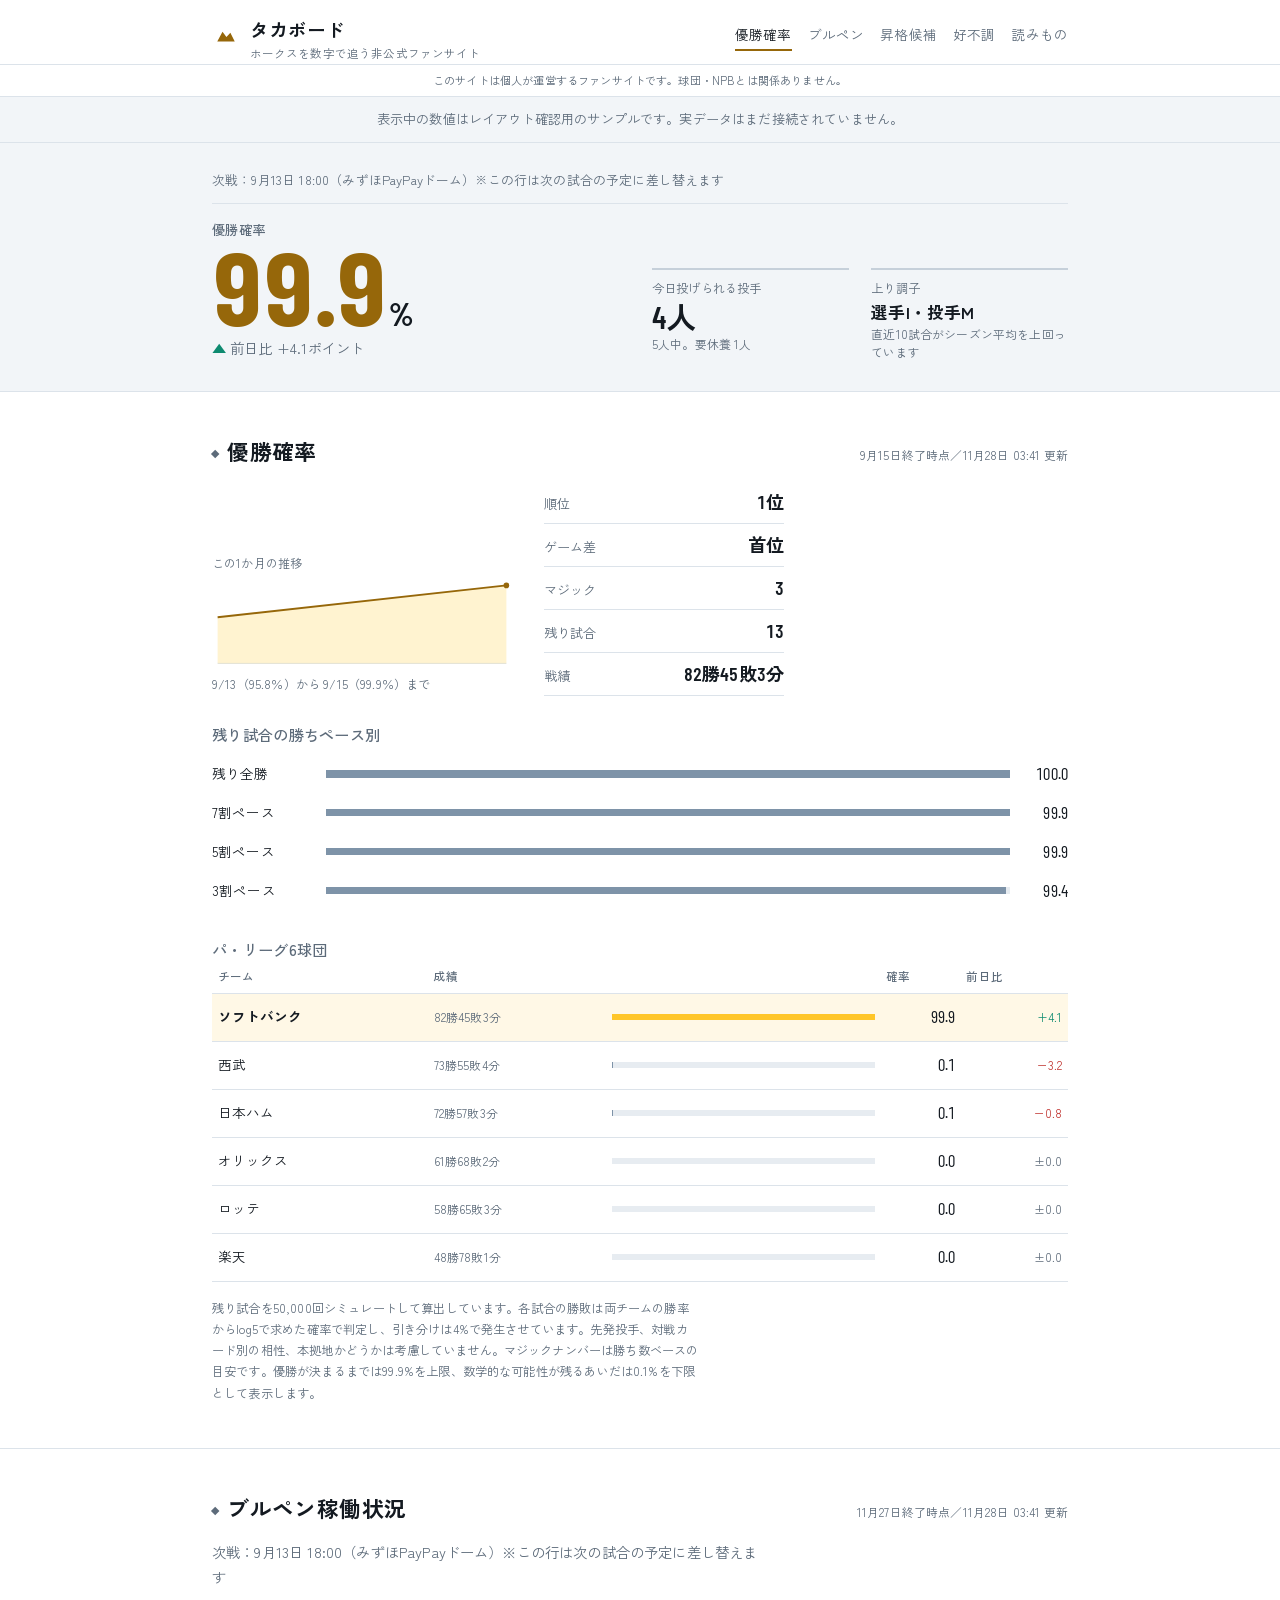
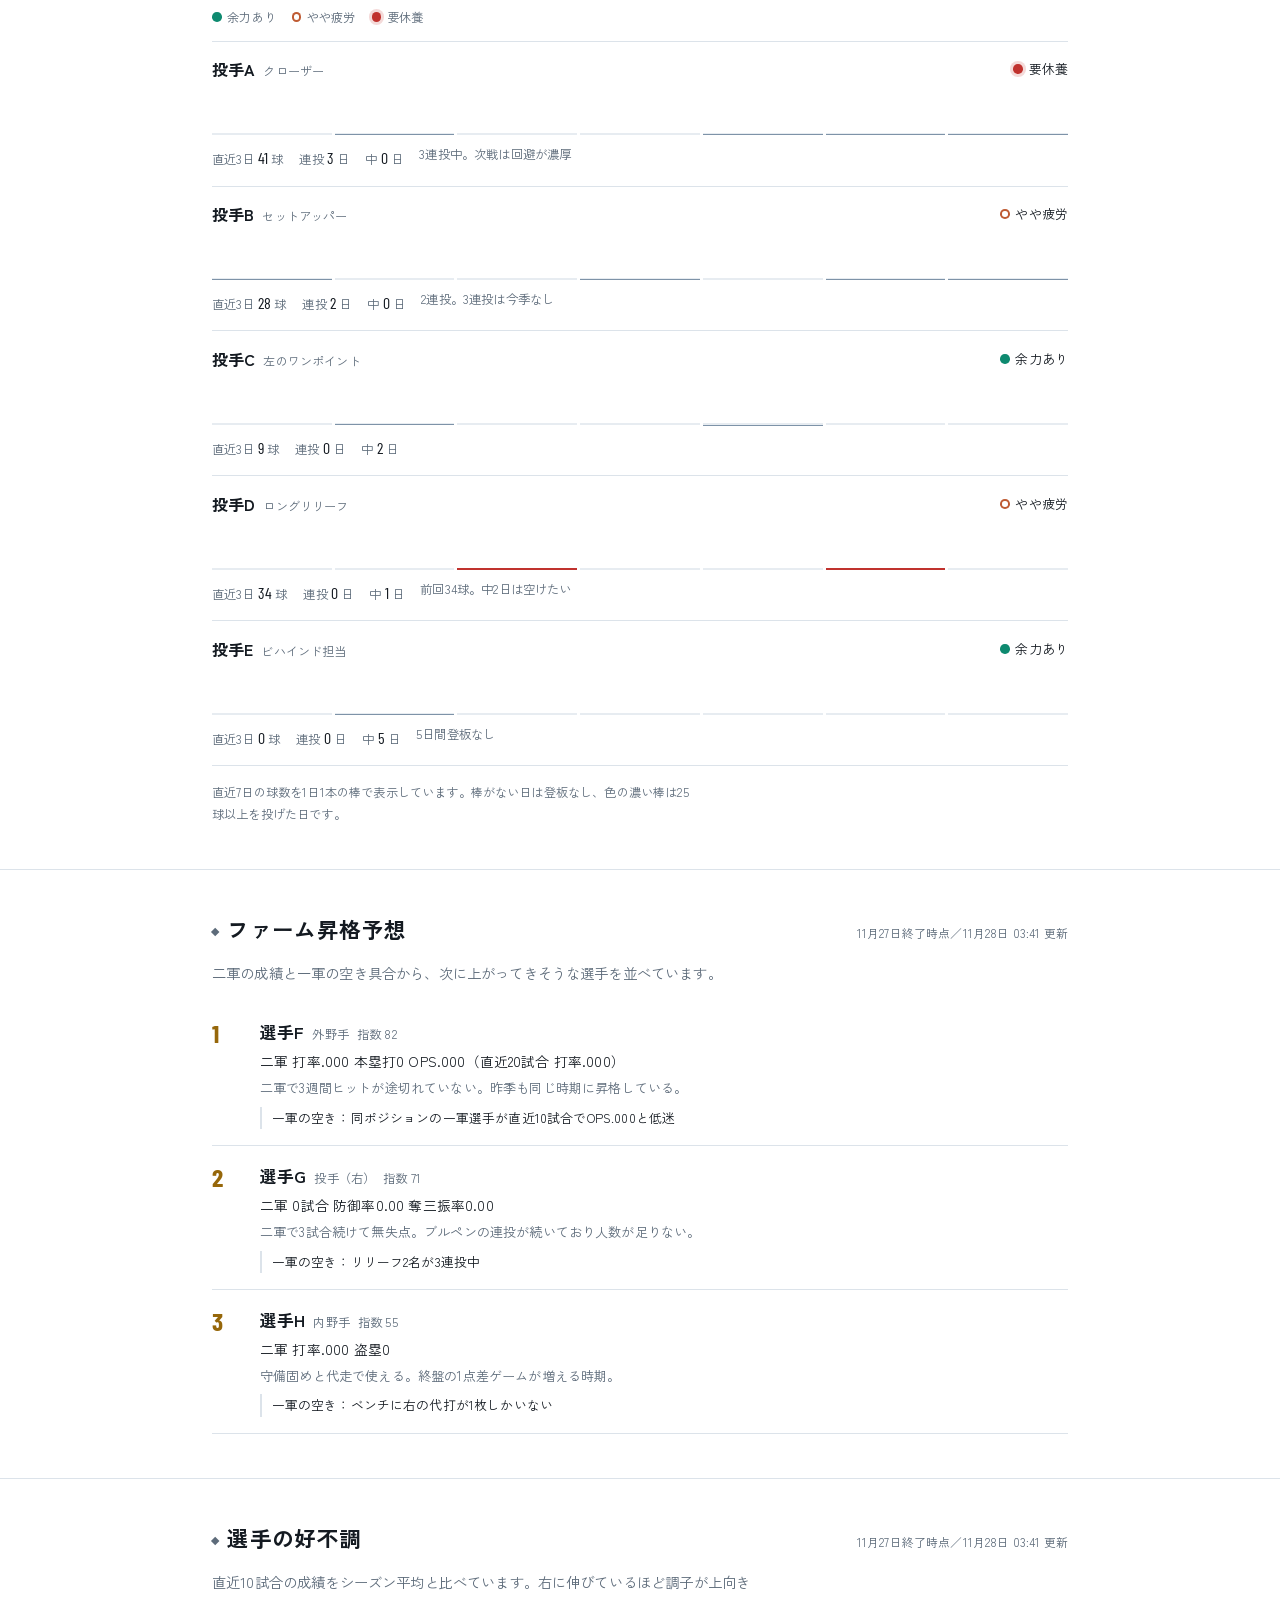
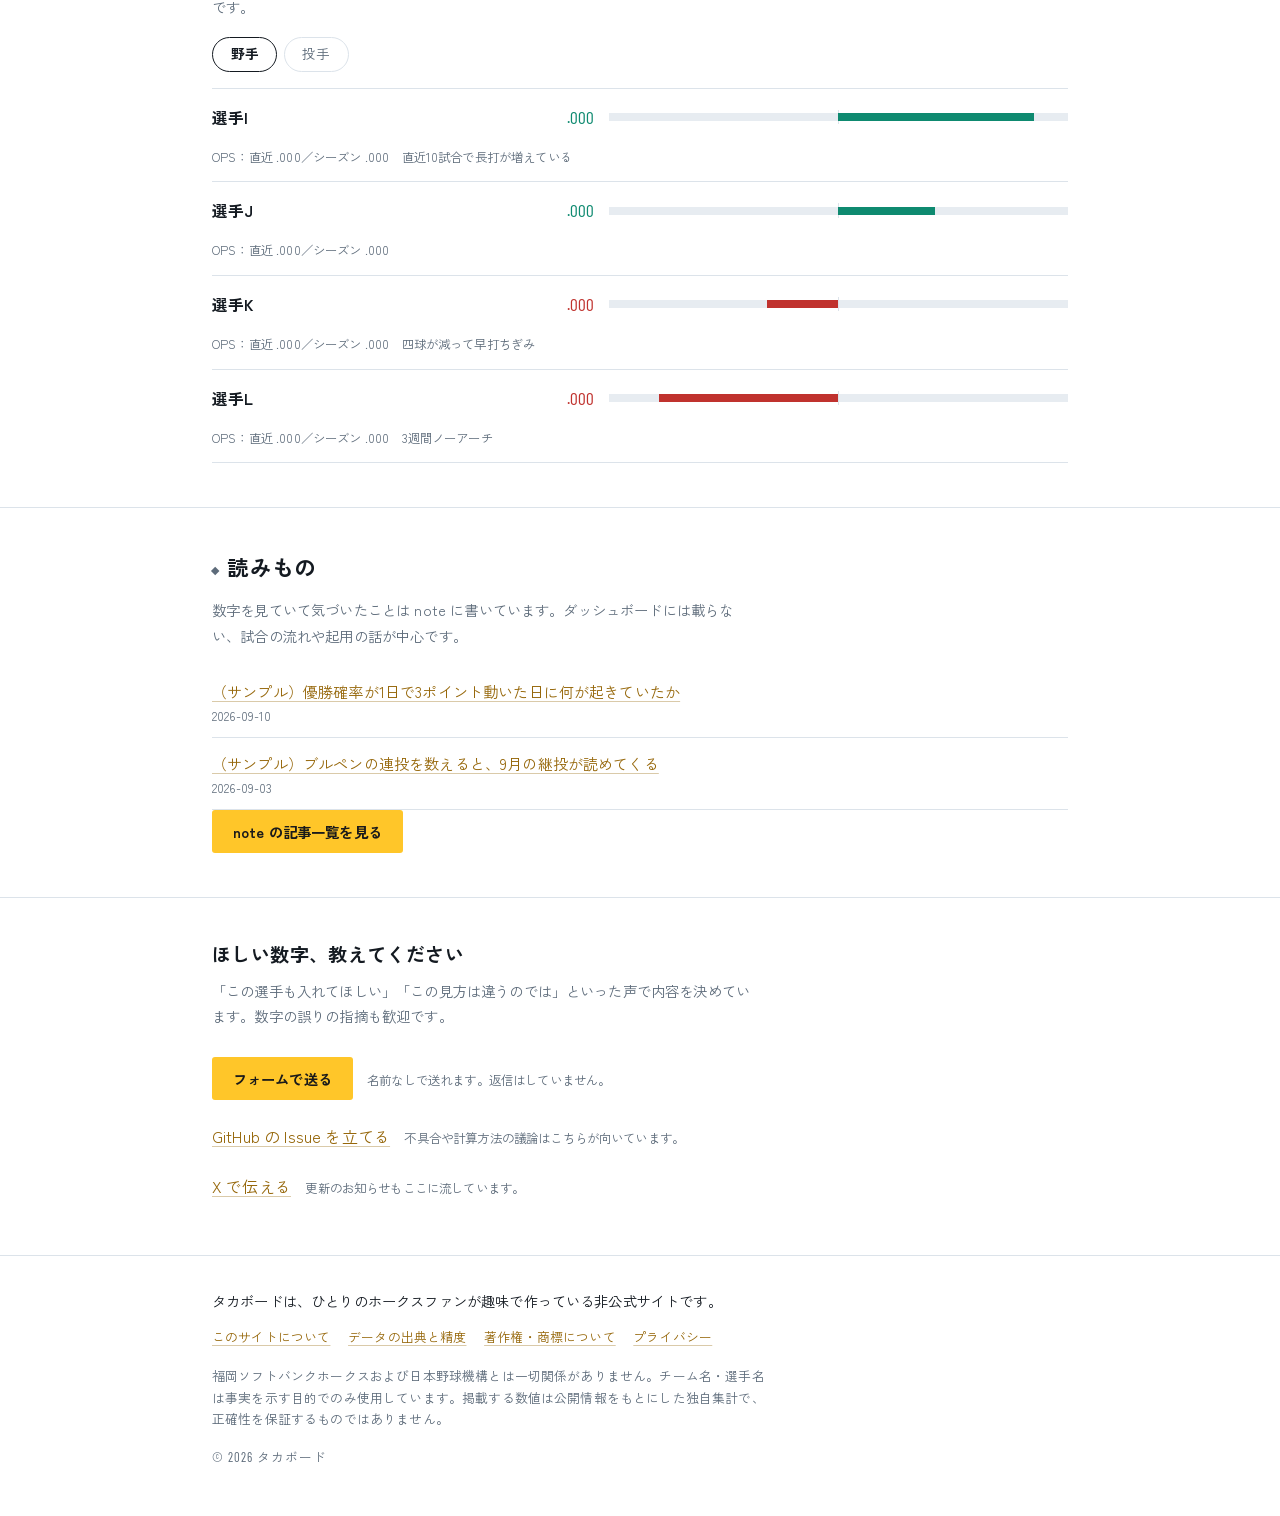
<file: index.html>
<!DOCTYPE html>
<html lang="ja">
<head>
<meta charset="utf-8">
<meta name="viewport" content="width=device-width, initial-scale=1">
<title>タカボード｜ホークスを数字で追う非公式ファンサイト</title>
<meta name="description" content="福岡ソフトバンクホークスの優勝確率、ブルペンの稼働状況、ファーム昇格候補、選手の好不調を毎日まとめて見られる非公式のファンサイトです。">
<meta name="theme-color" content="#FFFFFF">
<link rel="canonical" href="https://hyonkichi.github.io/hawks-board/">
<meta property="og:type" content="website">
<meta property="og:title" content="タカボード｜ホークスを数字で追う">
<meta property="og:description" content="優勝確率・ブルペン稼働・ファーム昇格候補・好不調を毎日更新（非公式ファンサイト）">
<link rel="icon" href="data:image/svg+xml,%3Csvg xmlns='http://www.w3.org/2000/svg' viewBox='0 0 32 32'%3E%3Crect width='32' height='32' rx='7' fill='%23FFFFFF'/%3E%3Cpath d='M8 20l5-9 4 5 3-4 4 8z' fill='%2396670A'/%3E%3C/svg%3E">
<link rel="preconnect" href="https://fonts.googleapis.com">
<link rel="preconnect" href="https://fonts.gstatic.com" crossorigin>
<link href="https://fonts.googleapis.com/css2?family=Barlow+Condensed:wght@500;600;700&family=Zen+Kaku+Gothic+New:wght@400;500;700&display=swap" rel="stylesheet">
<link rel="stylesheet" href="assets/style.css">
</head>
<body>
<a class="skip" href="#main">本文へスキップ</a>

<header class="masthead">
  <div class="wrap masthead-inner">
    <a class="brand" href="./">
      <span class="brand-mark" aria-hidden="true">
        <svg viewBox="0 0 32 32" width="28" height="28"><path d="M6 21l6-11 4.5 6L21 11l5 10z" fill="currentColor"/></svg>
      </span>
      <span class="brand-text">
        <b>タカボード</b>
        <small>ホークスを数字で追う非公式ファンサイト</small>
      </span>
    </a>
    <nav class="nav" aria-label="セクション">
      <a href="#pennant">優勝確率</a>
      <a href="#bullpen">ブルペン</a>
      <a href="#farm">昇格候補</a>
      <a href="#form">好不調</a>
      <a href="#reads">読みもの</a>
    </nav>
  </div>
  <p class="unofficial">このサイトは個人が運営するファンサイトです。球団・NPBとは関係ありません。</p>
</header>

<div id="sample-banner" class="banner" hidden>
  表示中の数値はレイアウト確認用のサンプルです。実データはまだ接続されていません。
</div>

<main id="main">

  <!-- 今日の要点 -->
  <section id="today" class="today" aria-label="今日の要点">
    <div class="wrap">
      <p id="today-game" class="next-game">次戦の情報を読み込んでいます</p>
      <div class="today-grid">
        <div class="today-main">
          <h2 class="today-label">優勝確率</h2>
          <p class="prob"><span id="pennant-value">--</span><span class="unit">%</span></p>
          <p id="pennant-delta" class="delta">前日比 --</p>
        </div>
        <ul class="today-side">
          <li>
            <a href="#bullpen">
              <span class="side-label">今日投げられる投手</span>
              <span class="side-val" id="today-pen">--</span>
              <span class="side-sub" id="today-pen-sub">読み込み中</span>
            </a>
          </li>
          <li>
            <a href="#form">
              <span class="side-label">上り調子</span>
              <span class="side-val" id="today-hot">--</span>
              <span class="side-sub" id="today-hot-sub">読み込み中</span>
            </a>
          </li>
        </ul>
      </div>
    </div>
  </section>

  <!-- 優勝確率 -->
  <section id="pennant" class="section">
    <div class="wrap">
      <div class="sec-head">
        <h2>優勝確率</h2>
        <p class="stamp" data-updated="pennant">読み込み中</p>
      </div>

      <div class="pennant-grid">
        <figure class="trend">
          <figcaption class="trend-cap">この1か月の推移</figcaption>
          <div id="pennant-chart" class="chart" role="img" aria-label="優勝確率の推移グラフ"></div>
        </figure>
        <dl id="pennant-context" class="facts"></dl>
      </div>

      <div class="scenarios">
        <h3>残り試合の勝ちペース別</h3>
        <ul id="pennant-scenarios" class="scenario-list"></ul>
      </div>

      <div class="league">
        <h3>パ・リーグ6球団</h3>
        <table id="league-table">
          <thead>
            <tr><th>チーム</th><th>成績</th><th></th><th>確率</th><th>前日比</th></tr>
          </thead>
          <tbody></tbody>
        </table>
      </div>

      <p id="pennant-method" class="method"></p>
    </div>
  </section>

  <!-- ブルペン -->
  <section id="bullpen" class="section">
    <div class="wrap">
      <div class="sec-head">
        <h2>ブルペン稼働状況</h2>
        <p class="stamp" data-updated="bullpen">読み込み中</p>
      </div>
      <p id="bullpen-note" class="lead"></p>

      <div class="legend" aria-hidden="true">
        <span><i class="dot ready"></i>余力あり</span>
        <span><i class="dot caution"></i>やや疲労</span>
        <span><i class="dot rest"></i>要休養</span>
      </div>

      <div id="bullpen-list" class="pen"></div>
      <p class="method">直近7日の球数を1日1本の棒で表示しています。棒がない日は登板なし、色の濃い棒は25球以上を投げた日です。</p>
    </div>
  </section>

  <!-- ファーム昇格予想 -->
  <section id="farm" class="section">
    <div class="wrap">
      <div class="sec-head">
        <h2>ファーム昇格予想</h2>
        <p class="stamp" data-updated="farm">読み込み中</p>
      </div>
      <p class="lead">二軍の成績と一軍の空き具合から、次に上がってきそうな選手を並べています。</p>
      <ol id="farm-list" class="farm"></ol>
    </div>
  </section>

  <!-- 好不調 -->
  <section id="form" class="section">
    <div class="wrap">
      <div class="sec-head">
        <h2>選手の好不調</h2>
        <p class="stamp" data-updated="form">読み込み中</p>
      </div>
      <p class="lead">直近10試合の成績をシーズン平均と比べています。右に伸びているほど調子が上向きです。</p>

      <div class="tabs" role="tablist" aria-label="表示する選手">
        <button role="tab" id="tab-batters" aria-controls="panel-batters" aria-selected="true" class="tab is-on">野手</button>
        <button role="tab" id="tab-pitchers" aria-controls="panel-pitchers" aria-selected="false" class="tab">投手</button>
      </div>
      <div id="panel-batters" role="tabpanel" aria-labelledby="tab-batters"><div id="form-batters" class="form-list"></div></div>
      <div id="panel-pitchers" role="tabpanel" aria-labelledby="tab-pitchers" hidden><div id="form-pitchers" class="form-list"></div></div>
    </div>
  </section>

  <!-- 読みもの -->
  <section id="reads" class="section reads">
    <div class="wrap">
      <div class="sec-head">
        <h2>読みもの</h2>
      </div>
      <p class="lead">数字を見ていて気づいたことは note に書いています。ダッシュボードには載らない、試合の流れや起用の話が中心です。</p>
      <ul id="reads-list" class="reads-list"></ul>
      <p><a class="btn" href="https://note.com/" rel="noopener">note の記事一覧を見る</a></p>
    </div>
  </section>

  <!-- 要望 -->
  <section id="voice" class="section voice">
    <div class="wrap">
      <h2>ほしい数字、教えてください</h2>
      <p class="lead">「この選手も入れてほしい」「この見方は違うのでは」といった声で内容を決めています。数字の誤りの指摘も歓迎です。</p>
      <ul class="contact">
        <li><a class="btn" href="https://forms.gle/" rel="noopener">フォームで送る</a><span>名前なしで送れます。返信はしていません。</span></li>
        <li><a href="https://github.com/hyonkichi/hawks-board" rel="noopener">GitHub の Issue を立てる</a><span>不具合や計算方法の議論はこちらが向いています。</span></li>
        <li><a href="https://x.com/HyonKichi2021" rel="noopener">X で伝える</a><span>更新のお知らせもここに流しています。</span></li>
      </ul>
    </div>
  </section>

</main>

<footer class="foot">
  <div class="wrap">
    <p class="foot-lead">タカボードは、ひとりのホークスファンが趣味で作っている非公式サイトです。</p>
    <ul class="foot-links">
      <li><a href="about.html">このサイトについて</a></li>
      <li><a href="about.html#data">データの出典と精度</a></li>
      <li><a href="about.html#rights">著作権・商標について</a></li>
      <li><a href="about.html#privacy">プライバシー</a></li>
    </ul>
    <p class="foot-note">福岡ソフトバンクホークスおよび日本野球機構とは一切関係がありません。チーム名・選手名は事実を示す目的でのみ使用しています。掲載する数値は公開情報をもとにした独自集計で、正確性を保証するものではありません。</p>
    <p class="foot-copy">&copy; <span id="year">2026</span> タカボード</p>
  </div>
</footer>

<script src="assets/app.js"></script>
</body>
</html>
</file>
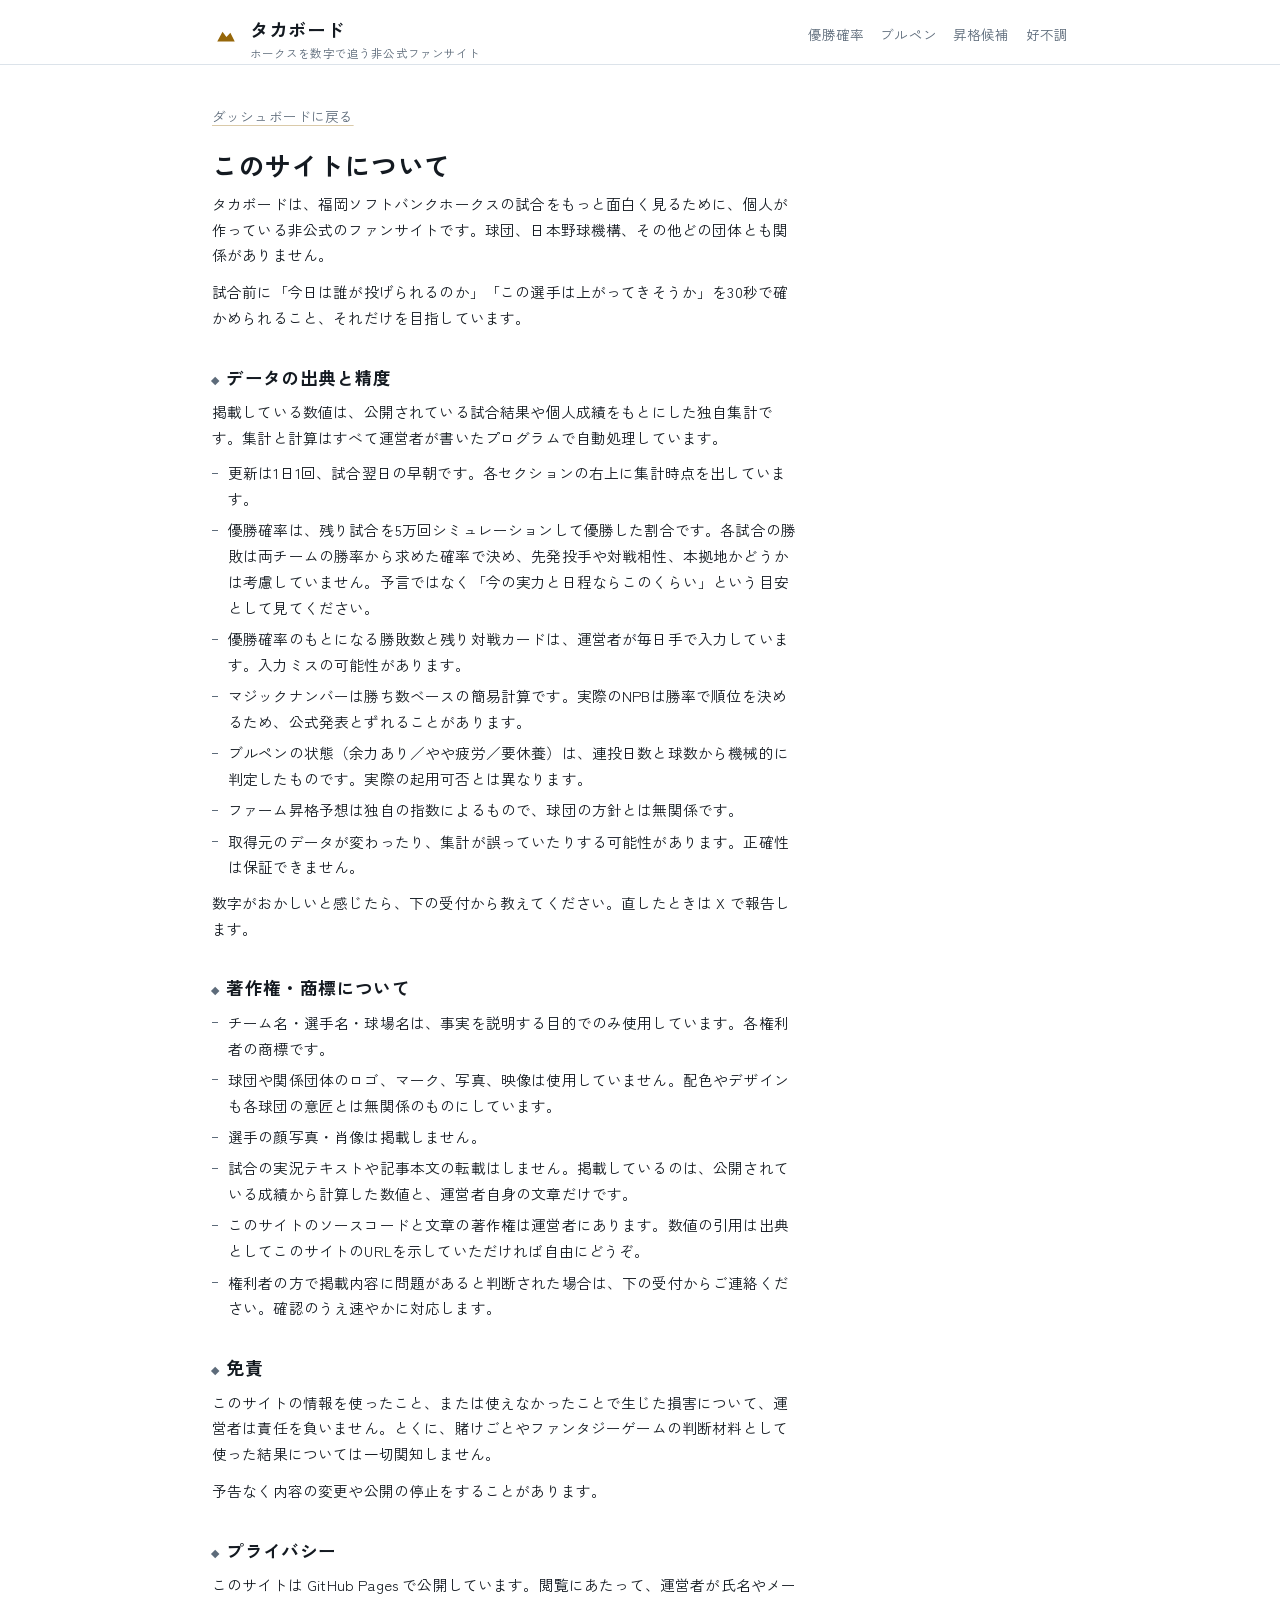
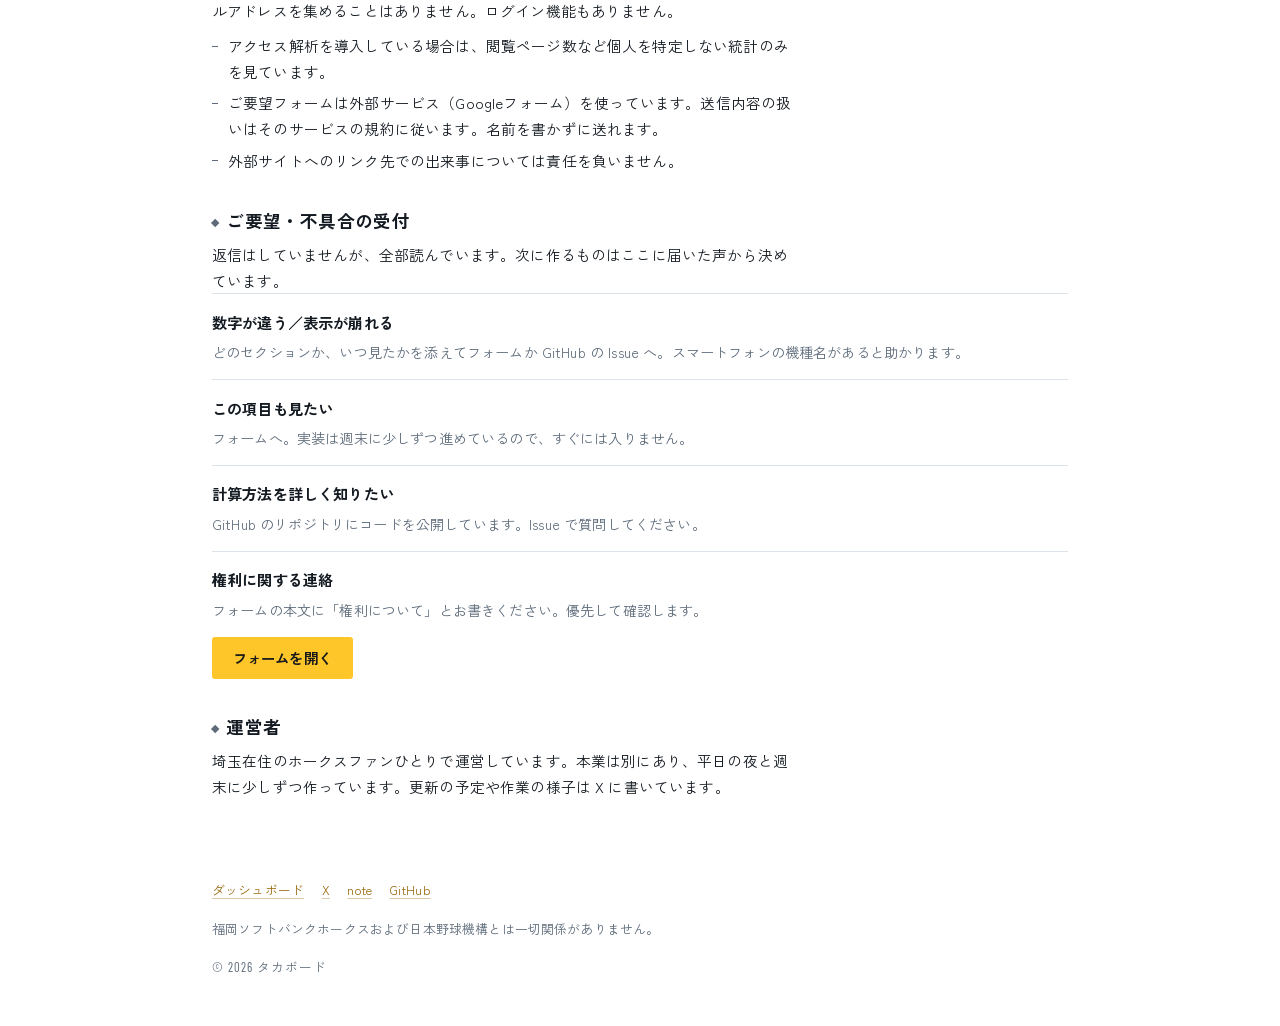
<file: about.html>
<!DOCTYPE html>
<html lang="ja">
<head>
<meta charset="utf-8">
<meta name="viewport" content="width=device-width, initial-scale=1">
<title>このサイトについて｜タカボード</title>
<meta name="description" content="タカボードの運営方針、データの出典と精度、著作権・商標の扱い、プライバシー、ご要望の送り先をまとめています。">
<meta name="theme-color" content="#FFFFFF">
<link rel="icon" href="data:image/svg+xml,%3Csvg xmlns='http://www.w3.org/2000/svg' viewBox='0 0 32 32'%3E%3Crect width='32' height='32' rx='7' fill='%23FFFFFF'/%3E%3Cpath d='M8 20l5-9 4 5 3-4 4 8z' fill='%2396670A'/%3E%3C/svg%3E">
<link rel="preconnect" href="https://fonts.googleapis.com">
<link rel="preconnect" href="https://fonts.gstatic.com" crossorigin>
<link href="https://fonts.googleapis.com/css2?family=Barlow+Condensed:wght@500;600;700&family=Zen+Kaku+Gothic+New:wght@400;500;700&display=swap" rel="stylesheet">
<link rel="stylesheet" href="assets/style.css">
<style>
  .doc{padding:2.25rem 0 3rem}
  .doc h1{font-size:1.6rem;margin-bottom:.5rem}
  .doc h2{font-size:1.1rem;margin:2.2rem 0 .6rem}
  .doc h2::before{content:"";display:inline-block;width:.4rem;height:.4rem;background:var(--muted);margin-right:.5rem;transform:rotate(45deg);vertical-align:middle}
  .doc p,.doc li{font-size:.92rem;max-width:40em}
  .doc p+p{margin-top:.7rem}
  .doc .bullets{margin:.6rem 0}
  .doc .bullets li{padding-left:1rem;position:relative;margin-bottom:.35rem}
  .doc .bullets li::before{content:"";position:absolute;left:0;top:.85em;width:.35rem;height:1px;background:var(--muted)}
  .doc dl.qa div{border-top:1px solid var(--line);padding:.9rem 0}
  .doc dl.qa dt{font-weight:700;font-size:.95rem;margin-bottom:.3rem}
  .doc dl.qa dd{margin:0;color:var(--muted);font-size:.88rem}
  .backlink{font-size:.85rem;color:var(--muted);display:inline-block;margin-bottom:1.2rem}
</style>
</head>
<body>
<a class="skip" href="#main">本文へスキップ</a>

<header class="masthead">
  <div class="wrap masthead-inner">
    <a class="brand" href="./">
      <span class="brand-mark" aria-hidden="true"><svg viewBox="0 0 32 32" width="28" height="28"><path d="M6 21l6-11 4.5 6L21 11l5 10z" fill="currentColor"/></svg></span>
      <span class="brand-text"><b>タカボード</b><small>ホークスを数字で追う非公式ファンサイト</small></span>
    </a>
    <nav class="nav" aria-label="セクション">
      <a href="index.html#pennant">優勝確率</a>
      <a href="index.html#bullpen">ブルペン</a>
      <a href="index.html#farm">昇格候補</a>
      <a href="index.html#form">好不調</a>
    </nav>
  </div>
</header>

<main id="main" class="doc">
  <div class="wrap">
    <a class="backlink" href="./">ダッシュボードに戻る</a>
    <h1>このサイトについて</h1>
    <p>タカボードは、福岡ソフトバンクホークスの試合をもっと面白く見るために、個人が作っている非公式のファンサイトです。球団、日本野球機構、その他どの団体とも関係がありません。</p>
    <p>試合前に「今日は誰が投げられるのか」「この選手は上がってきそうか」を30秒で確かめられること、それだけを目指しています。</p>

    <h2 id="data">データの出典と精度</h2>
    <p>掲載している数値は、公開されている試合結果や個人成績をもとにした独自集計です。集計と計算はすべて運営者が書いたプログラムで自動処理しています。</p>
    <ul class="bullets">
      <li>更新は1日1回、試合翌日の早朝です。各セクションの右上に集計時点を出しています。</li>
      <li>優勝確率は、残り試合を5万回シミュレーションして優勝した割合です。各試合の勝敗は両チームの勝率から求めた確率で決め、先発投手や対戦相性、本拠地かどうかは考慮していません。予言ではなく「今の実力と日程ならこのくらい」という目安として見てください。</li>
      <li>優勝確率のもとになる勝敗数と残り対戦カードは、運営者が毎日手で入力しています。入力ミスの可能性があります。</li>
      <li>マジックナンバーは勝ち数ベースの簡易計算です。実際のNPBは勝率で順位を決めるため、公式発表とずれることがあります。</li>
      <li>ブルペンの状態（余力あり／やや疲労／要休養）は、連投日数と球数から機械的に判定したものです。実際の起用可否とは異なります。</li>
      <li>ファーム昇格予想は独自の指数によるもので、球団の方針とは無関係です。</li>
      <li>取得元のデータが変わったり、集計が誤っていたりする可能性があります。正確性は保証できません。</li>
    </ul>
    <p>数字がおかしいと感じたら、下の受付から教えてください。直したときは X で報告します。</p>

    <h2 id="rights">著作権・商標について</h2>
    <ul class="bullets">
      <li>チーム名・選手名・球場名は、事実を説明する目的でのみ使用しています。各権利者の商標です。</li>
      <li>球団や関係団体のロゴ、マーク、写真、映像は使用していません。配色やデザインも各球団の意匠とは無関係のものにしています。</li>
      <li>選手の顔写真・肖像は掲載しません。</li>
      <li>試合の実況テキストや記事本文の転載はしません。掲載しているのは、公開されている成績から計算した数値と、運営者自身の文章だけです。</li>
      <li>このサイトのソースコードと文章の著作権は運営者にあります。数値の引用は出典としてこのサイトのURLを示していただければ自由にどうぞ。</li>
      <li>権利者の方で掲載内容に問題があると判断された場合は、下の受付からご連絡ください。確認のうえ速やかに対応します。</li>
    </ul>

    <h2 id="disclaimer">免責</h2>
    <p>このサイトの情報を使ったこと、または使えなかったことで生じた損害について、運営者は責任を負いません。とくに、賭けごとやファンタジーゲームの判断材料として使った結果については一切関知しません。</p>
    <p>予告なく内容の変更や公開の停止をすることがあります。</p>

    <h2 id="privacy">プライバシー</h2>
    <p>このサイトは GitHub Pages で公開しています。閲覧にあたって、運営者が氏名やメールアドレスを集めることはありません。ログイン機能もありません。</p>
    <ul class="bullets">
      <li>アクセス解析を導入している場合は、閲覧ページ数など個人を特定しない統計のみを見ています。</li>
      <li>ご要望フォームは外部サービス（Googleフォーム）を使っています。送信内容の扱いはそのサービスの規約に従います。名前を書かずに送れます。</li>
      <li>外部サイトへのリンク先での出来事については責任を負いません。</li>
    </ul>

    <h2 id="contact">ご要望・不具合の受付</h2>
    <p>返信はしていませんが、全部読んでいます。次に作るものはここに届いた声から決めています。</p>
    <dl class="qa">
      <div>
        <dt>数字が違う／表示が崩れる</dt>
        <dd>どのセクションか、いつ見たかを添えてフォームか GitHub の Issue へ。スマートフォンの機種名があると助かります。</dd>
      </div>
      <div>
        <dt>この項目も見たい</dt>
        <dd>フォームへ。実装は週末に少しずつ進めているので、すぐには入りません。</dd>
      </div>
      <div>
        <dt>計算方法を詳しく知りたい</dt>
        <dd>GitHub のリポジトリにコードを公開しています。Issue で質問してください。</dd>
      </div>
      <div>
        <dt>権利に関する連絡</dt>
        <dd>フォームの本文に「権利について」とお書きください。優先して確認します。</dd>
      </div>
    </dl>
    <p><a class="btn" href="https://forms.gle/" rel="noopener">フォームを開く</a></p>

    <h2 id="who">運営者</h2>
    <p>埼玉在住のホークスファンひとりで運営しています。本業は別にあり、平日の夜と週末に少しずつ作っています。更新の予定や作業の様子は X に書いています。</p>
  </div>
</main>

<footer class="foot">
  <div class="wrap">
    <ul class="foot-links">
      <li><a href="./">ダッシュボード</a></li>
      <li><a href="https://x.com/" rel="noopener">X</a></li>
      <li><a href="https://note.com/" rel="noopener">note</a></li>
      <li><a href="https://github.com/" rel="noopener">GitHub</a></li>
    </ul>
    <p class="foot-note">福岡ソフトバンクホークスおよび日本野球機構とは一切関係がありません。</p>
    <p class="foot-copy">&copy; 2026 タカボード</p>
  </div>
</footer>
</body>
</html>
</file>
<file: assets/style.css>
:root{
  --paper:#FFFFFF;
  --panel:#F2F5F8;
  --panel-2:#E7ECF1;
  --line:#DCE3EA;
  --text:#141A21;
  --muted:#5D6B7A;

  /* ゴールドは数字とリンクにだけ使う。白地で読めるよう文字用は濃い山吹 */
  --gold:#FFC629;
  --gold-ink:#96670A;

  /* 状態はゴールドと交わらない系統でそろえる */
  --ready:#0E8A70;
  --caution:#BF5B33;
  --rest:#C0322E;
  --bar:#7E93A8;

  --maxw:56rem;
  --pad:1.25rem;
  --font-ja:"Zen Kaku Gothic New",system-ui,sans-serif;
  --font-num:"Barlow Condensed","Zen Kaku Gothic New",sans-serif;
}

*{box-sizing:border-box}
html{-webkit-text-size-adjust:100%;scroll-behavior:smooth}
body{
  margin:0;
  background:var(--paper);
  color:var(--text);
  font-family:var(--font-ja);
  font-size:16px;
  line-height:1.75;
  letter-spacing:.01em;
}
a{color:var(--gold-ink);text-underline-offset:.2em;text-decoration-color:rgba(150,103,10,.35)}
a:hover{text-decoration-color:var(--gold-ink)}
:focus-visible{outline:2px solid var(--gold-ink);outline-offset:3px}
h1,h2,h3{line-height:1.35;letter-spacing:.02em;margin:0}
p{margin:0}
ul,ol,dl{margin:0;padding:0;list-style:none}

.wrap{max-width:var(--maxw);margin:0 auto;padding:0 var(--pad)}
.skip{position:absolute;left:-999px}
.skip:focus{left:.5rem;top:.5rem;z-index:9;background:var(--gold);color:#1A1A1A;padding:.5rem .75rem;border-radius:4px}

/* ---- masthead ---- */
.masthead{border-bottom:1px solid var(--line);background:rgba(255,255,255,.93);backdrop-filter:blur(6px);position:sticky;top:0;z-index:5}
.masthead-inner{display:flex;flex-direction:column;gap:.5rem;padding-top:.8rem}
.brand{display:flex;align-items:center;gap:.6rem;text-decoration:none;color:var(--text)}
.brand-mark{color:var(--gold-ink);display:flex}
.brand-text b{font-size:1.15rem;font-weight:700;letter-spacing:.06em;display:block}
.brand-text small{display:block;color:var(--muted);font-size:.72rem;line-height:1.4}
.nav{display:flex;gap:1rem;overflow-x:auto;padding-bottom:.55rem;scrollbar-width:none}
.nav::-webkit-scrollbar{display:none}
.nav a{color:var(--muted);font-size:.85rem;white-space:nowrap;text-decoration:none;padding-bottom:.15rem;border-bottom:2px solid transparent}
.nav a:hover{color:var(--text)}
.nav a.is-on{color:var(--text);border-bottom-color:var(--gold-ink)}
.unofficial{border-top:1px solid var(--line);color:var(--muted);font-size:.7rem;text-align:center;padding:.35rem var(--pad);margin:0}

.banner{background:var(--panel);border-bottom:1px solid var(--line);color:var(--muted);font-size:.82rem;padding:.7rem var(--pad);text-align:center}

/* ---- 今日の要点（ヒーロー） ---- */
.today{padding:1.6rem 0 1.9rem;background:var(--panel);border-bottom:1px solid var(--line)}
.next-game{color:var(--muted);font-size:.8rem;padding-bottom:.7rem;border-bottom:1px solid var(--line);margin-bottom:1.1rem}
.today-grid{display:flex;flex-direction:column;gap:1.4rem}
.today-label{font-size:.82rem;font-weight:500;color:var(--muted)}
.prob{font-family:var(--font-num);font-weight:700;font-size:5.5rem;line-height:.88;color:var(--gold-ink);letter-spacing:-.01em;font-variant-numeric:tabular-nums}
.prob .unit{font-size:2rem;margin-left:.15rem;color:var(--text)}
.delta{font-size:.9rem;color:var(--muted);margin-top:.3rem;font-variant-numeric:tabular-nums}
.delta.up::before{content:"▲ ";color:var(--ready)}
.delta.down::before{content:"▼ ";color:var(--rest)}
.today-side{display:grid;grid-template-columns:1fr 1fr;gap:.9rem}
.today-side a{display:block;text-decoration:none;color:var(--text);border-top:2px solid #C6D0DA;padding-top:.5rem}
.today-side a:hover{border-top-color:var(--gold-ink)}
.side-label{display:block;color:var(--muted);font-size:.76rem}
.side-val{display:block;font-family:var(--font-num);font-size:1.9rem;font-weight:600;line-height:1.15;font-variant-numeric:tabular-nums}
.side-sub{display:block;color:var(--muted);font-size:.74rem;line-height:1.5}

/* ---- sections ---- */
.section{padding:2.75rem 0;border-bottom:1px solid var(--line)}
.sec-head{display:flex;flex-wrap:wrap;align-items:baseline;justify-content:space-between;gap:.4rem;margin-bottom:1rem}
.sec-head h2{font-size:1.35rem;font-weight:700}
.sec-head h2::before{content:"";display:inline-block;width:.4rem;height:.4rem;background:var(--muted);margin-right:.55rem;transform:rotate(45deg);vertical-align:middle}
.stamp{color:var(--muted);font-size:.74rem;font-variant-numeric:tabular-nums}
.lead{color:var(--muted);font-size:.9rem;max-width:38em;margin-bottom:1.1rem}
.method{color:var(--muted);font-size:.76rem;margin-top:1rem;max-width:40em}

/* ---- 優勝確率 ---- */
.pennant-grid{display:flex;flex-direction:column;gap:1.3rem}
.trend{margin:0;min-width:0}
.trend-cap{color:var(--muted);font-size:.76rem;margin-bottom:.3rem}
.chart svg{display:block;width:100%;height:auto}
.chart-note{color:var(--muted);font-size:.76rem;margin-top:.3rem;font-variant-numeric:tabular-nums}
.facts{display:grid;grid-template-columns:repeat(2,1fr);gap:0 1.2rem}
.facts div{display:flex;justify-content:space-between;align-items:baseline;gap:.5rem;border-bottom:1px solid var(--line);padding:.3rem 0}
.facts dt{color:var(--muted);font-size:.82rem}
.facts dd{margin:0;font-family:var(--font-num);font-size:1.15rem;font-weight:600;font-variant-numeric:tabular-nums}

.scenarios{margin-top:1.8rem}
.scenarios h3{font-size:.95rem;font-weight:500;color:var(--muted);margin-bottom:.6rem}
.scenario-list li{display:grid;grid-template-columns:6.5rem 1fr 3rem;align-items:center;gap:.6rem;padding:.3rem 0}
.sc-label{font-size:.85rem}
.sc-bar{height:.45rem;background:var(--panel-2);position:relative;overflow:hidden}
.sc-bar i{position:absolute;inset:0 auto 0 0;background:var(--bar)}
.sc-val{font-family:var(--font-num);font-size:1.05rem;text-align:right;font-variant-numeric:tabular-nums}

.league{margin-top:1.8rem}
.league h3{font-size:.95rem;font-weight:500;color:var(--muted);margin-bottom:.4rem}
.league table{width:100%;border-collapse:collapse;font-size:.85rem}
.league th{text-align:left;font-weight:500;font-size:.72rem;color:var(--muted);padding:0 .35rem .4rem;border-bottom:1px solid var(--line)}
.league td{padding:.55rem .35rem;border-bottom:1px solid var(--line);vertical-align:middle}
.league tr.me td{background:#FFF8E6}
.league tr.me .lg-team{font-weight:700}
.lg-team{white-space:nowrap}
.lg-rec{color:var(--muted);font-size:.74rem;white-space:nowrap}
.lg-bar{width:32%}
.lg-bar span{display:block;height:.4rem;background:var(--panel-2)}
.lg-bar span i{display:block;height:100%;background:var(--bar)}
tr.me .lg-bar span i{background:var(--gold)}
.lg-pct{text-align:right;font-family:var(--font-num);font-size:1.05rem;font-variant-numeric:tabular-nums;white-space:nowrap}
.lg-delta{text-align:right;font-size:.74rem;font-variant-numeric:tabular-nums;white-space:nowrap;color:var(--muted)}
.lg-delta.up{color:var(--ready)}
.lg-delta.down{color:var(--rest)}
@media (max-width:26rem){.lg-rec{display:none}.lg-bar{width:26%}}

/* ---- ブルペン ---- */
.legend{display:flex;flex-wrap:wrap;gap:.4rem 1rem;color:var(--muted);font-size:.76rem;margin-bottom:.8rem}
.legend span{display:flex;align-items:center;gap:.35rem}
.dot{width:.6rem;height:.6rem;border-radius:50%;display:inline-block;flex:none}
.dot.ready{background:var(--ready)}
.dot.caution{background:transparent;box-shadow:inset 0 0 0 2px var(--caution)}
.dot.rest{background:var(--rest);box-shadow:0 0 0 3px rgba(192,50,46,.18)}

.pen{border-top:1px solid var(--line)}
.pen-row{display:grid;grid-template-columns:1fr auto;gap:.2rem .8rem;padding:.85rem 0;border-bottom:1px solid var(--line)}
.pen-id{display:flex;align-items:baseline;gap:.5rem;flex-wrap:wrap}
.pen-id b{font-size:1rem;font-weight:700}
.pen-id span{color:var(--muted);font-size:.76rem}
.pen-state{display:flex;align-items:center;gap:.35rem;font-size:.8rem;justify-self:end;white-space:nowrap}
.pen-bars{grid-column:1/-1;display:flex;align-items:flex-end;gap:3px;height:2.6rem;margin-top:.45rem}
.pen-bars i{flex:1;background:var(--panel-2);position:relative;min-height:2px}
.pen-bars i b{position:absolute;left:0;right:0;bottom:0;display:block;background:var(--bar)}
.pen-bars i[data-heavy="1"] b{background:var(--rest)}
.pen-meta{grid-column:1/-1;color:var(--muted);font-size:.78rem;display:flex;flex-wrap:wrap;gap:.2rem 1rem;margin-top:.35rem}
.pen-meta em{font-style:normal;color:var(--text);font-family:var(--font-num);font-size:1rem}

/* ---- ファーム ---- */
.farm{counter-reset:rank}
.farm li{counter-increment:rank;display:grid;grid-template-columns:2.2rem 1fr;gap:.1rem .8rem;padding:1rem 0;border-bottom:1px solid var(--line)}
.farm li::before{content:counter(rank);font-family:var(--font-num);font-size:1.6rem;font-weight:700;color:var(--gold-ink);line-height:1.2;grid-row:1/3}
.farm-name{display:flex;align-items:baseline;gap:.5rem;flex-wrap:wrap}
.farm-name b{font-size:1.05rem}
.farm-name span{color:var(--muted);font-size:.78rem}
.farm-body{grid-column:2}
.farm-stat{font-size:.86rem;font-variant-numeric:tabular-nums}
.farm-why{color:var(--muted);font-size:.82rem;margin-top:.25rem}
.farm-open{font-size:.8rem;margin-top:.4rem;padding-left:.6rem;border-left:2px solid var(--line)}

/* ---- 好不調 ---- */
.tabs{display:flex;gap:.4rem;margin-bottom:1rem}
.tab{background:transparent;border:1px solid var(--line);color:var(--muted);font:inherit;font-size:.85rem;padding:.3rem 1.1rem;border-radius:999px;cursor:pointer}
.tab:hover{color:var(--text)}
.tab.is-on{color:var(--text);border-color:var(--text);font-weight:700}
.form-list{border-top:1px solid var(--line)}
.form-row{display:grid;grid-template-columns:1fr;gap:.35rem;padding:.8rem 0;border-bottom:1px solid var(--line)}
.form-top{display:flex;justify-content:space-between;align-items:baseline;gap:.5rem}
.form-top b{font-size:.98rem}
.form-num{font-family:var(--font-num);font-size:1.1rem;font-variant-numeric:tabular-nums}
.form-num.up{color:var(--ready)}
.form-num.down{color:var(--rest)}
.gauge{position:relative;height:.5rem;background:var(--panel-2)}
.gauge::before{content:"";position:absolute;left:50%;top:-.2rem;bottom:-.2rem;width:1px;background:var(--line)}
.gauge i{position:absolute;top:0;bottom:0;background:var(--ready)}
.gauge i.down{background:var(--rest)}
.form-sub{color:var(--muted);font-size:.78rem;font-variant-numeric:tabular-nums}

/* ---- 読みもの・要望 ---- */
.reads-list li{padding:.7rem 0;border-bottom:1px solid var(--line)}
.reads-list a{font-size:.95rem}
.reads-list time{display:block;color:var(--muted);font-size:.75rem;font-variant-numeric:tabular-nums}
.btn{display:inline-block;background:var(--gold);color:#1A1A1A;font-weight:700;font-size:.9rem;text-decoration:none;padding:.55rem 1.3rem;border-radius:3px}
.btn:hover{background:#FFD558;text-decoration:none}
.voice h2{font-size:1.2rem;margin-bottom:.6rem}
.contact li{padding:.7rem 0;display:flex;flex-direction:column;gap:.25rem;align-items:flex-start}
.contact span{color:var(--muted);font-size:.78rem}

/* ---- footer ---- */
.foot{padding:2rem 0 3rem;color:var(--muted);font-size:.8rem}
.foot-lead{color:var(--text);font-size:.9rem;margin-bottom:.8rem}
.foot-links{display:flex;flex-wrap:wrap;gap:.4rem 1.1rem;margin-bottom:1rem}
.foot-note{line-height:1.7;max-width:44em}
.foot-copy{margin-top:1rem;font-family:var(--font-num);letter-spacing:.08em}

.empty{color:var(--muted);font-size:.85rem;padding:1.2rem 0;border-top:1px solid var(--line)}

@media (min-width:40rem){
  .masthead-inner{flex-direction:row;align-items:center;justify-content:space-between;padding-bottom:.2rem}
  .nav{padding-bottom:0}
  .today-grid{flex-direction:row;align-items:flex-end;justify-content:space-between;gap:2.5rem}
  .today-main{flex:none}
  .today-side{flex:1;max-width:26rem;gap:1.4rem}
  .prob{font-size:6.5rem}
  .pennant-grid{flex-direction:row;align-items:flex-end;gap:2rem}
  .facts{flex:0 0 15rem;grid-template-columns:1fr}
  .form-row{grid-template-columns:1fr 1.2fr;align-items:center;gap:.9rem}
  .form-sub{grid-column:1/-1}
  .contact li{flex-direction:row;align-items:baseline;gap:.9rem}
}

@media (prefers-reduced-motion:reduce){
  html{scroll-behavior:auto}
}
@media (prefers-reduced-motion:no-preference){
  .prob{animation:rise .5s ease-out both}
  @keyframes rise{from{opacity:0;transform:translateY(.4rem)}to{opacity:1;transform:none}}
}

.side-val.names{font-family:var(--font-ja);font-size:1.05rem;font-weight:700;line-height:1.5}
</file>
